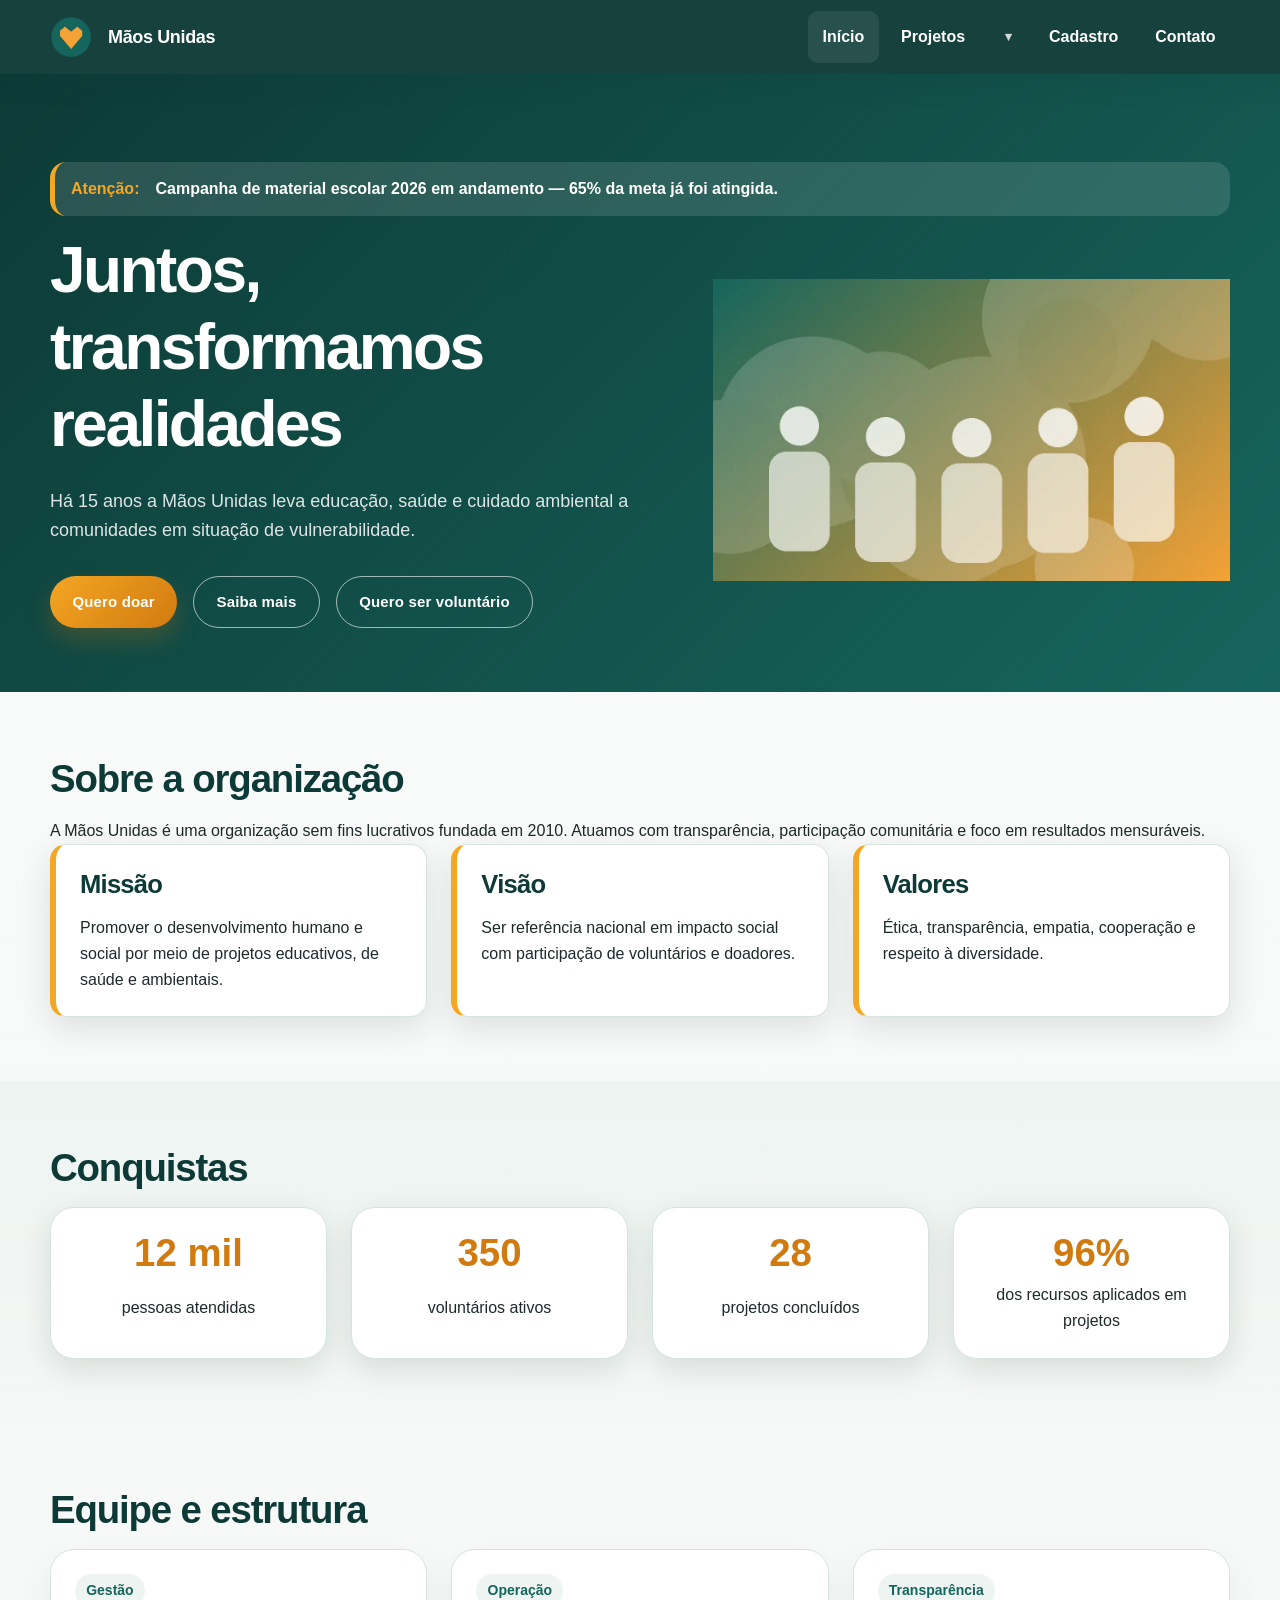
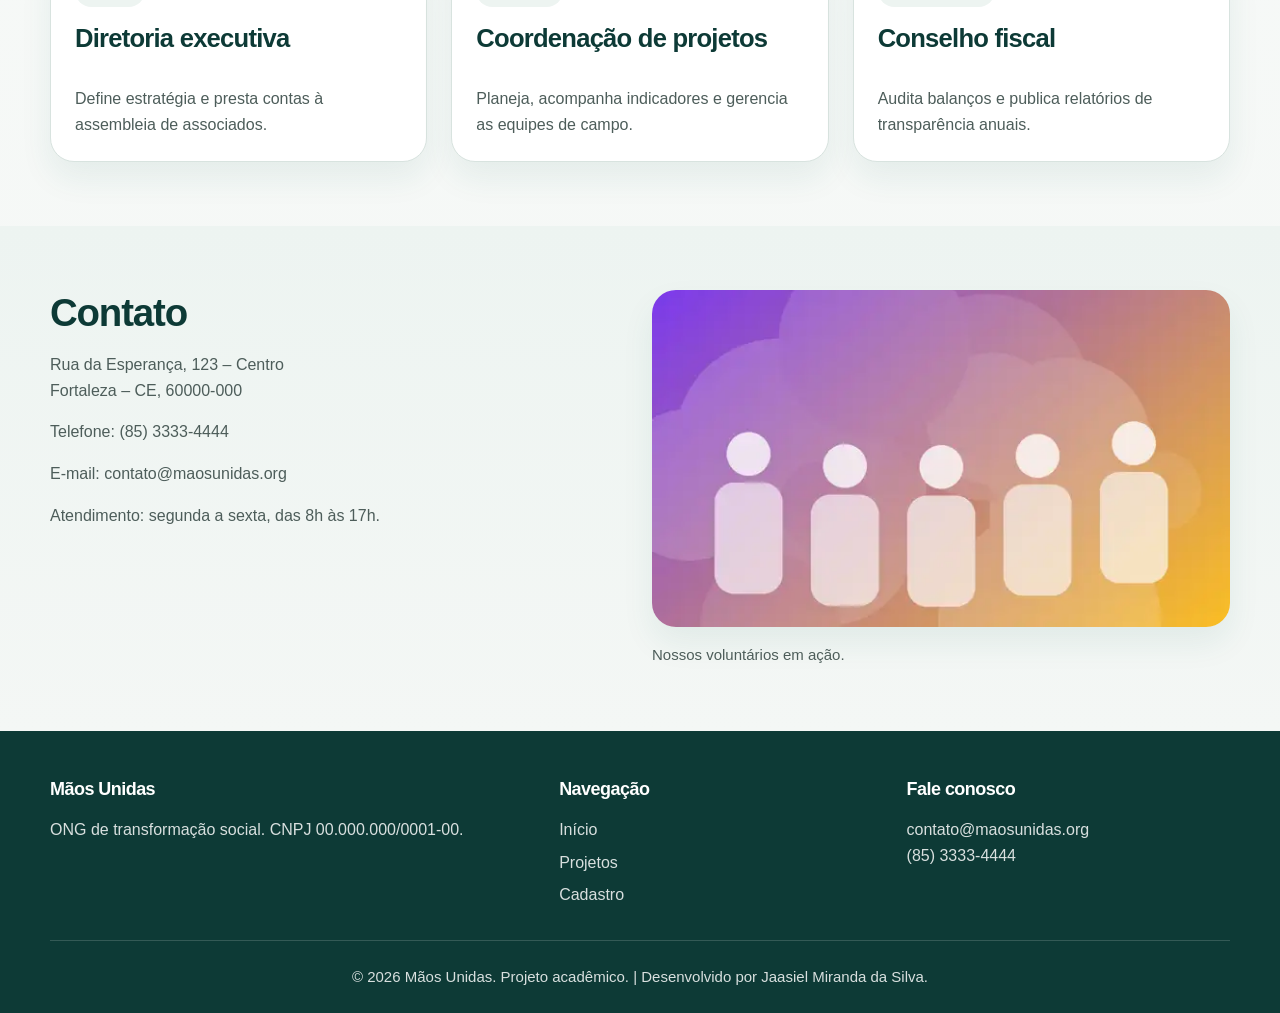
<file: index.html>
<!DOCTYPE html>
<html lang="pt-BR">
<head>
  <meta charset="utf-8">
  <meta name="viewport" content="width=device-width, initial-scale=1">
  <title>Mãos Unidas – ONG de transformação social</title>
  <meta name="description" content="A ONG Mãos Unidas transforma vidas por meio de educação, saúde e meio ambiente. Conheça nossa missão, equipe e fale conosco.">
  <meta property="og:title" content="Mãos Unidas – ONG de transformação social">
  <meta property="og:image" content="img/hero.jpg">
  <link rel="icon" type="image/png" href="img/favicon.png">
  <link rel="stylesheet" href="css/style.css">
  <script src="js/main.js" defer></script>
</head>
<body>
  <a class="skip-link" href="#conteudo">Ir para o conteúdo</a>
  <header class="site-header">
    <div class="container header-inner">
      <a class="brand" href="index.html"><img src="img/logo.png" alt="" width="40" height="40">Mãos Unidas</a>
      <button class="menu-toggle" type="button" aria-expanded="false" aria-controls="menu">Menu</button>
      <nav class="main-nav" id="menu" aria-label="Principal">
        <ul>
          <li><a href="index.html" aria-current="page">Início</a></li>
          <li class="nav-dropdown">
            <button class="dropdown-toggle" type="button" aria-expanded="false" aria-controls="submenu-projetos">Projetos</button>
            <ul class="dropdown-menu" id="submenu-projetos">
              <li><a href="projetos.html#educacao">Educação</a></li>
              <li><a href="projetos.html#meio-ambiente">Meio ambiente</a></li>
              <li><a href="projetos.html#saude">Saúde</a></li>
            </ul>
          </li>
          <li><a href="cadastro.html">Cadastro</a></li>
          <li><a href="#contato">Contato</a></li>
        </ul>
      </nav>
    </div>
  </header>

  <main id="conteudo">
    <section class="hero" aria-labelledby="titulo-hero">
      <div class="container">
        <div class="alert-banner" role="alert">
          <strong>Atenção:</strong>
          Campanha de material escolar 2026 em andamento — 65% da meta já foi atingida.
        </div>
      </div>
      <div class="container hero-grid">
        <div class="hero-copy">
          <h1 id="titulo-hero">Juntos, transformamos realidades</h1>
          <p>Há 15 anos a Mãos Unidas leva educação, saúde e cuidado ambiental a comunidades em situação de vulnerabilidade.</p>
          <div class="hero-actions">
            <a class="btn" href="projetos.html#doar" data-toast="Sua doação ajuda a transformar comunidades!" data-toast-type="success">Quero doar</a>
            <button class="btn btn-secondary btn-modal-trigger" type="button" data-modal-target="impacto-modal">Saiba mais</button>
            <a class="btn btn-secondary" href="cadastro.html">Quero ser voluntário</a>
          </div>
        </div>
        <picture>
          <source srcset="img/hero-sm.webp 600w, img/hero.webp 1200w" sizes="(min-width: 768px) 50vw, 100vw" type="image/webp">
          <img src="img/hero.jpg" srcset="img/hero-sm.jpg 600w, img/hero.jpg 1200w" sizes="(min-width: 768px) 50vw, 100vw" width="1200" height="700" alt="Ilustração de pessoas unidas lado a lado sobre fundo verde e laranja">
        </picture>
      </div>
    </section>

    <section aria-labelledby="titulo-sobre">
      <div class="container">
        <h2 id="titulo-sobre">Sobre a organização</h2>
        <p>A Mãos Unidas é uma organização sem fins lucrativos fundada em 2010. Atuamos com transparência, participação comunitária e foco em resultados mensuráveis.</p>
        <ul class="valores">
          <li><h3>Missão</h3><p>Promover o desenvolvimento humano e social por meio de projetos educativos, de saúde e ambientais.</p></li>
          <li><h3>Visão</h3><p>Ser referência nacional em impacto social com participação de voluntários e doadores.</p></li>
          <li><h3>Valores</h3><p>Ética, transparência, empatia, cooperação e respeito à diversidade.</p></li>
        </ul>
      </div>
    </section>

    <section class="alt" aria-labelledby="titulo-numeros">
      <div class="container">
        <h2 id="titulo-numeros">Conquistas</h2>
        <div class="row">
          <p class="stat col-12 col-sm-6 col-lg-3"><strong>12 mil</strong>pessoas atendidas</p>
          <p class="stat col-12 col-sm-6 col-lg-3"><strong>350</strong>voluntários ativos</p>
          <p class="stat col-12 col-sm-6 col-lg-3"><strong>28</strong>projetos concluídos</p>
          <p class="stat col-12 col-sm-6 col-lg-3"><strong>96%</strong>dos recursos aplicados em projetos</p>
        </div>
      </div>
    </section>

    <section aria-labelledby="titulo-equipe">
      <div class="container">
        <h2 id="titulo-equipe">Equipe e estrutura</h2>
        <div class="grid grid-3">
          <article class="card"><div class="card-body"><span class="tag">Gestão</span><h3>Diretoria executiva</h3><p>Define estratégia e presta contas à assembleia de associados.</p></div></article>
          <article class="card"><div class="card-body"><span class="tag">Operação</span><h3>Coordenação de projetos</h3><p>Planeja, acompanha indicadores e gerencia as equipes de campo.</p></div></article>
          <article class="card"><div class="card-body"><span class="tag">Transparência</span><h3>Conselho fiscal</h3><p>Audita balanços e publica relatórios de transparência anuais.</p></div></article>
        </div>
      </div>
    </section>

    <section class="alt" id="contato" aria-labelledby="titulo-contato">
      <div class="container grid grid-2">
        <div>
          <h2 id="titulo-contato">Contato</h2>
          <address>
            <p>Rua da Esperança, 123 – Centro<br>Fortaleza – CE, 60000-000</p>
            <p>Telefone: <a href="tel:+558533334444">(85) 3333-4444</a></p>
            <p>E-mail: <a href="mailto:contato@maosunidas.org">contato@maosunidas.org</a></p>
            <p>Atendimento: segunda a sexta, das 8h às 17h.</p>
          </address>
        </div>
        <figure>
          <picture>
            <source srcset="img/voluntarios-sm.webp" type="image/webp">
            <img src="img/voluntarios-sm.jpg" width="600" height="350" loading="lazy" alt="Ilustração de voluntários reunidos sobre fundo roxo e amarelo">
          </picture>
          <figcaption>Nossos voluntários em ação.</figcaption>
        </figure>
      </div>
    </section>
  </main>

  <footer class="site-footer">
    <div class="container">
      <div class="footer-grid">
        <div><h2>Mãos Unidas</h2><p>ONG de transformação social. CNPJ 00.000.000/0001-00.</p></div>
        <nav aria-label="Rodapé"><h2>Navegação</h2><ul><li><a href="index.html">Início</a></li><li><a href="projetos.html">Projetos</a></li><li><a href="cadastro.html">Cadastro</a></li></ul></nav>
        <div><h2>Fale conosco</h2><p><a href="mailto:contato@maosunidas.org">contato@maosunidas.org</a><br>(85) 3333-4444</p></div>
      </div>
      <p class="copy">&copy; 2026 Mãos Unidas. Projeto acadêmico. | Desenvolvido por Jaasiel Miranda da Silva.</p>
    </div>
  </footer>

  <div class="toast-container" id="toastContainer" aria-live="polite" aria-atomic="true"></div>

  <div class="modal-overlay" id="impacto-modal" aria-hidden="true">
    <div class="modal" role="dialog" aria-modal="true" aria-labelledby="modal-titulo">
      <button class="modal-close" type="button" aria-label="Fechar modal" data-close-modal>×</button>
      <h2 id="modal-titulo">Plano de impacto 2026</h2>
      <p>Em 2026, a Mãos Unidas ampliará ações em educação, saúde e meio ambiente em comunidades vulneráveis do território.</p>
      <ul>
        <li>+1.200 crianças atendidas em reforço escolar</li>
        <li>18 mutirões de saúde e cidadania realizados</li>
        <li>80 famílias apoiadas com hortas e renda solidária</li>
      </ul>
      <div class="modal-actions">
        <button class="btn" type="button" data-close-modal>Entendi</button>
      </div>
    </div>
  </div>
</body>
</html>
</file>
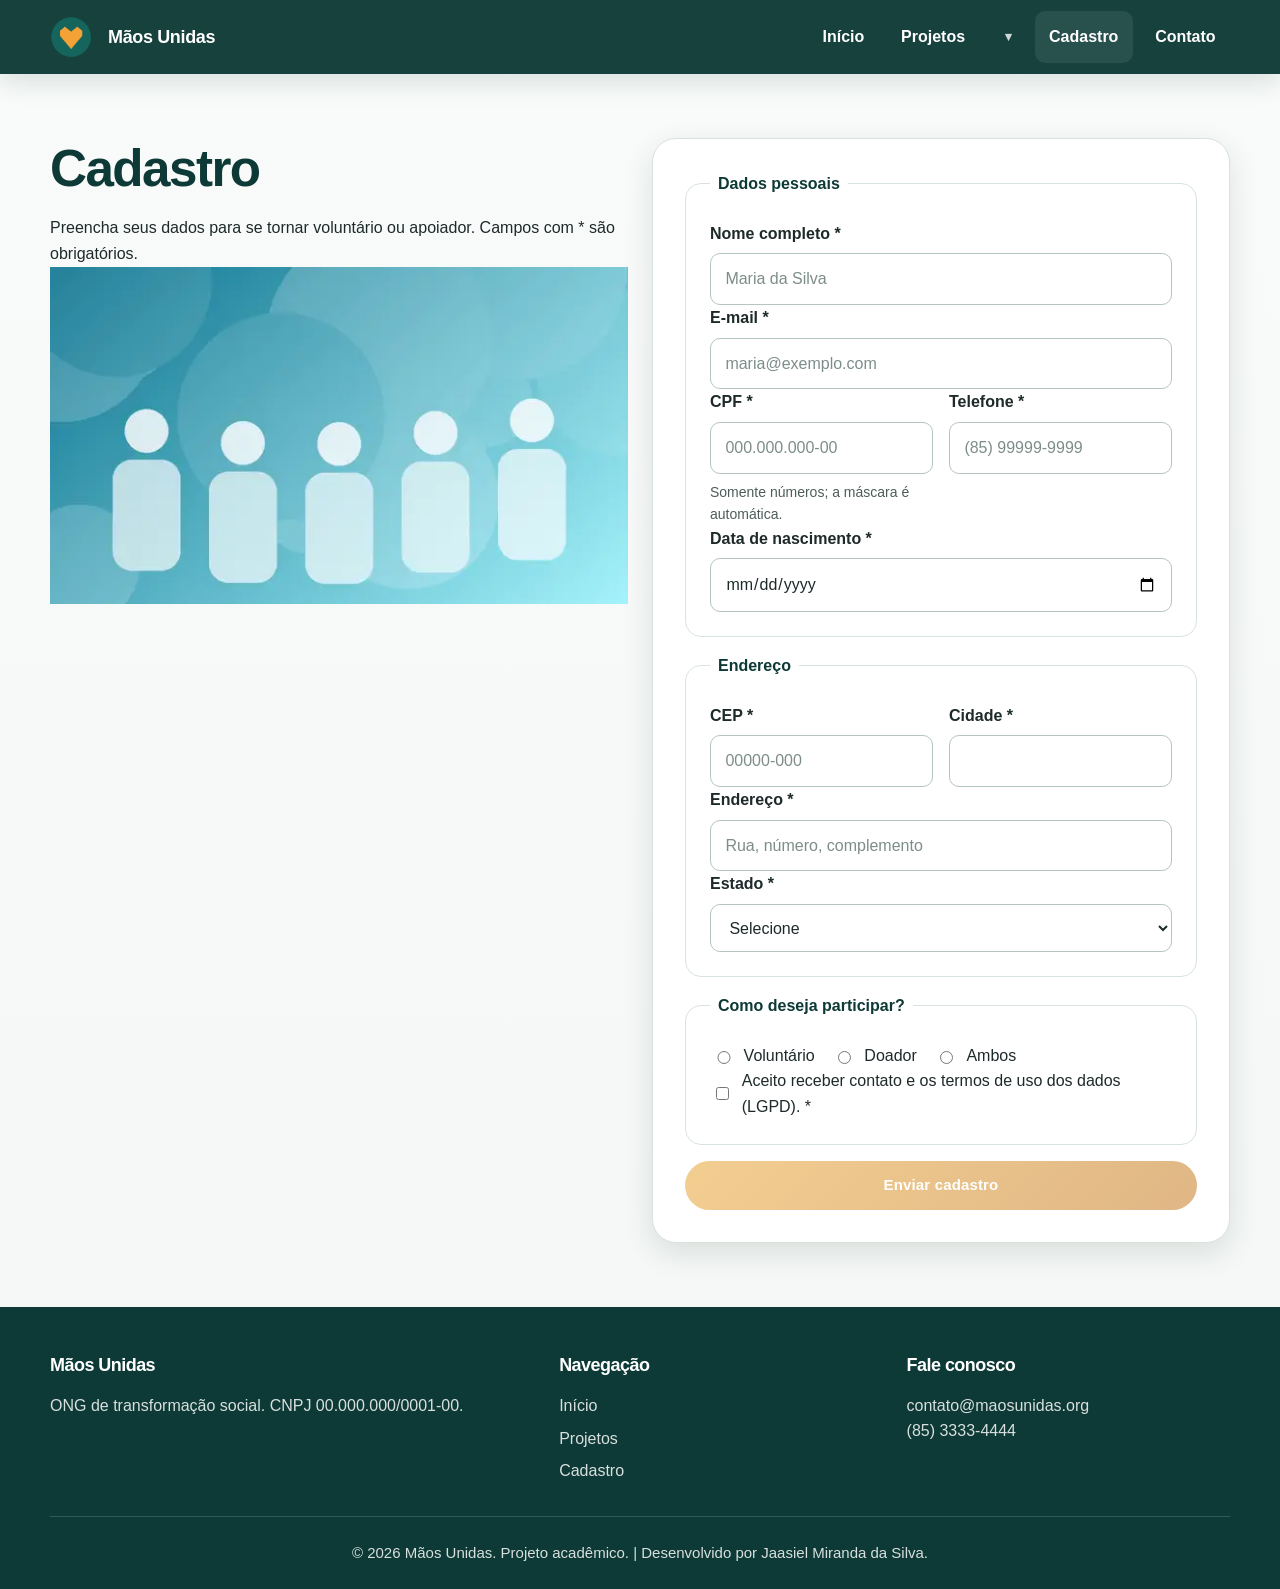
<file: cadastro.html>
<!DOCTYPE html>
<html lang="pt-BR">
<head>
  <meta charset="utf-8">
  <meta name="viewport" content="width=device-width, initial-scale=1">
  <title>Cadastro de voluntários e apoiadores – Mãos Unidas</title>
  <meta name="description" content="Cadastre-se como voluntário ou apoiador da ONG Mãos Unidas.">
  <link rel="icon" type="image/png" href="img/favicon.png">
  <link rel="stylesheet" href="css/style.css">
  <script src="js/main.js" defer></script>
</head>
<body>
  <a class="skip-link" href="#conteudo">Ir para o conteúdo</a>
  <header class="site-header">
    <div class="container header-inner">
      <a class="brand" href="index.html"><img src="img/logo.png" alt="" width="40" height="40">Mãos Unidas</a>
      <button class="menu-toggle" type="button" aria-expanded="false" aria-controls="menu">Menu</button>
      <nav class="main-nav" id="menu" aria-label="Principal">
        <ul>
          <li><a href="index.html">Início</a></li>
          <li class="nav-dropdown">
            <button class="dropdown-toggle" type="button" aria-expanded="false" aria-controls="submenu-projetos">Projetos</button>
            <ul class="dropdown-menu" id="submenu-projetos">
              <li><a href="projetos.html#educacao">Educação</a></li>
              <li><a href="projetos.html#meio-ambiente">Meio ambiente</a></li>
              <li><a href="projetos.html#saude">Saúde</a></li>
            </ul>
          </li>
          <li><a href="cadastro.html" aria-current="page">Cadastro</a></li>
          <li><a href="index.html#contato">Contato</a></li>
        </ul>
      </nav>
    </div>
  </header>

  <main id="conteudo">
    <section aria-labelledby="titulo-cad">
      <div class="container grid grid-2">
        <div>
          <h1 id="titulo-cad">Cadastro</h1>
          <p>Preencha seus dados para se tornar voluntário ou apoiador. Campos com <span aria-hidden="true">*</span><span class="sr-only">asterisco</span> são obrigatórios.</p>
          <picture>
            <source srcset="img/cadastro-sm.webp" type="image/webp">
            <img src="img/cadastro-sm.jpg" width="600" height="350" alt="Ilustração em azul-turquesa representando o cadastro de novos membros">
          </picture>
        </div>

        <form id="form-cadastro" action="#" method="post">
          <fieldset>
            <legend>Dados pessoais</legend>
            <div class="campo">
              <label for="nome">Nome completo *</label>
              <input type="text" id="nome" name="nome" required minlength="5" maxlength="100" autocomplete="name" placeholder="Maria da Silva">
            </div>
            <div class="campo">
              <label for="email">E-mail *</label>
              <input type="email" id="email" name="email" required autocomplete="email" placeholder="maria@exemplo.com">
            </div>
            <div class="form-linha">
              <div class="campo">
                <label for="cpf">CPF *</label>
                <input type="text" id="cpf" name="cpf" data-mask="cpf" required inputmode="numeric" pattern="\d{3}\.\d{3}\.\d{3}-\d{2}" maxlength="14" placeholder="000.000.000-00" aria-describedby="dica-cpf">
                <span class="dica" id="dica-cpf">Somente números; a máscara é automática.</span>
              </div>
              <div class="campo">
                <label for="telefone">Telefone *</label>
                <input type="tel" id="telefone" name="telefone" data-mask="telefone" required autocomplete="tel" pattern="\(\d{2}\) \d{4,5}-\d{4}" maxlength="15" placeholder="(85) 99999-9999">
              </div>
            </div>
            <div class="campo">
              <label for="nascimento">Data de nascimento *</label>
              <input type="date" id="nascimento" name="nascimento" required min="1900-01-01" max="2010-12-31" autocomplete="bday">
            </div>
          </fieldset>

          <fieldset>
            <legend>Endereço</legend>
            <div class="form-linha">
              <div class="campo">
                <label for="cep">CEP *</label>
                <input type="text" id="cep" name="cep" data-mask="cep" required inputmode="numeric" pattern="\d{5}-\d{3}" maxlength="9" autocomplete="postal-code" placeholder="00000-000">
              </div>
              <div class="campo">
                <label for="cidade">Cidade *</label>
                <input type="text" id="cidade" name="cidade" required autocomplete="address-level2">
              </div>
            </div>
            <div class="campo">
              <label for="endereco">Endereço *</label>
              <input type="text" id="endereco" name="endereco" required autocomplete="address-line1" placeholder="Rua, número, complemento">
            </div>
            <div class="campo">
              <label for="estado">Estado *</label>
              <select id="estado" name="estado" required autocomplete="address-level1">
                <option value="">Selecione</option>
                <option>AC</option><option>AL</option><option>AP</option><option>AM</option><option>BA</option>
                <option>CE</option><option>DF</option><option>ES</option><option>GO</option><option>MA</option>
                <option>MT</option><option>MS</option><option>MG</option><option>PA</option><option>PB</option>
                <option>PR</option><option>PE</option><option>PI</option><option>RJ</option><option>RN</option>
                <option>RS</option><option>RO</option><option>RR</option><option>SC</option><option>SP</option>
                <option>SE</option><option>TO</option>
              </select>
            </div>
          </fieldset>

          <fieldset>
            <legend>Como deseja participar?</legend>
            <div class="radio-grupo">
              <label><input type="radio" name="perfil" value="voluntario" required> Voluntário</label>
              <label><input type="radio" name="perfil" value="doador"> Doador</label>
              <label><input type="radio" name="perfil" value="ambos"> Ambos</label>
            </div>
            <div class="check">
              <p><label><input type="checkbox" name="termos" required> Aceito receber contato e os termos de uso dos dados (LGPD). *</label></p>
            </div>
          </fieldset>

          <button class="btn" type="submit" disabled>Enviar cadastro</button>
          <div id="mensagem-sucesso" role="status" aria-live="polite" tabindex="-1" hidden>Cadastro enviado com sucesso! Entraremos em contato em breve.</div>
        </form>
      </div>
    </section>
  </main>

  <footer class="site-footer">
    <div class="container">
      <div class="footer-grid">
        <div><h2>Mãos Unidas</h2><p>ONG de transformação social. CNPJ 00.000.000/0001-00.</p></div>
        <nav aria-label="Rodapé"><h2>Navegação</h2><ul><li><a href="index.html">Início</a></li><li><a href="projetos.html">Projetos</a></li><li><a href="cadastro.html">Cadastro</a></li></ul></nav>
        <div><h2>Fale conosco</h2><p><a href="mailto:contato@maosunidas.org">contato@maosunidas.org</a><br>(85) 3333-4444</p></div>
      </div>
      <p class="copy">&copy; 2026 Mãos Unidas. Projeto acadêmico. | Desenvolvido por Jaasiel Miranda da Silva.</p>
    </div>
  </footer>
</body>
</html>
</file>
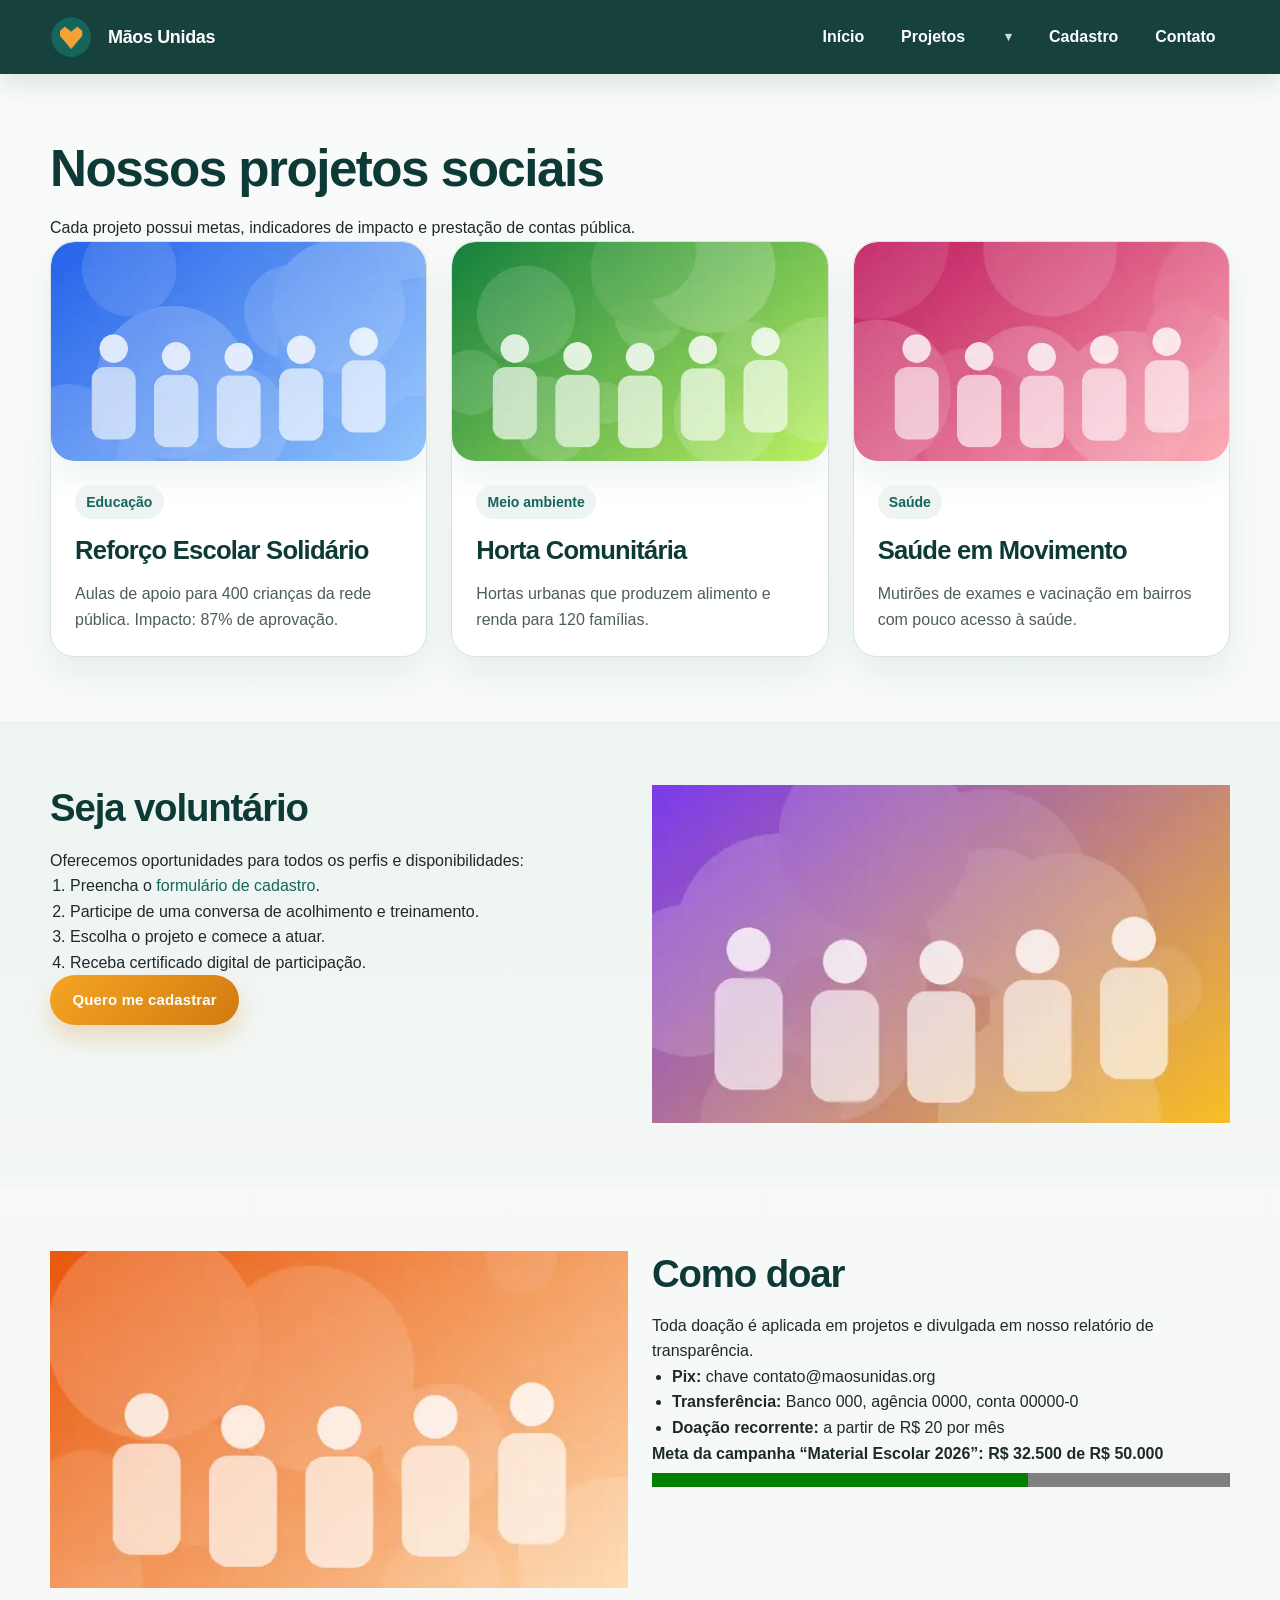
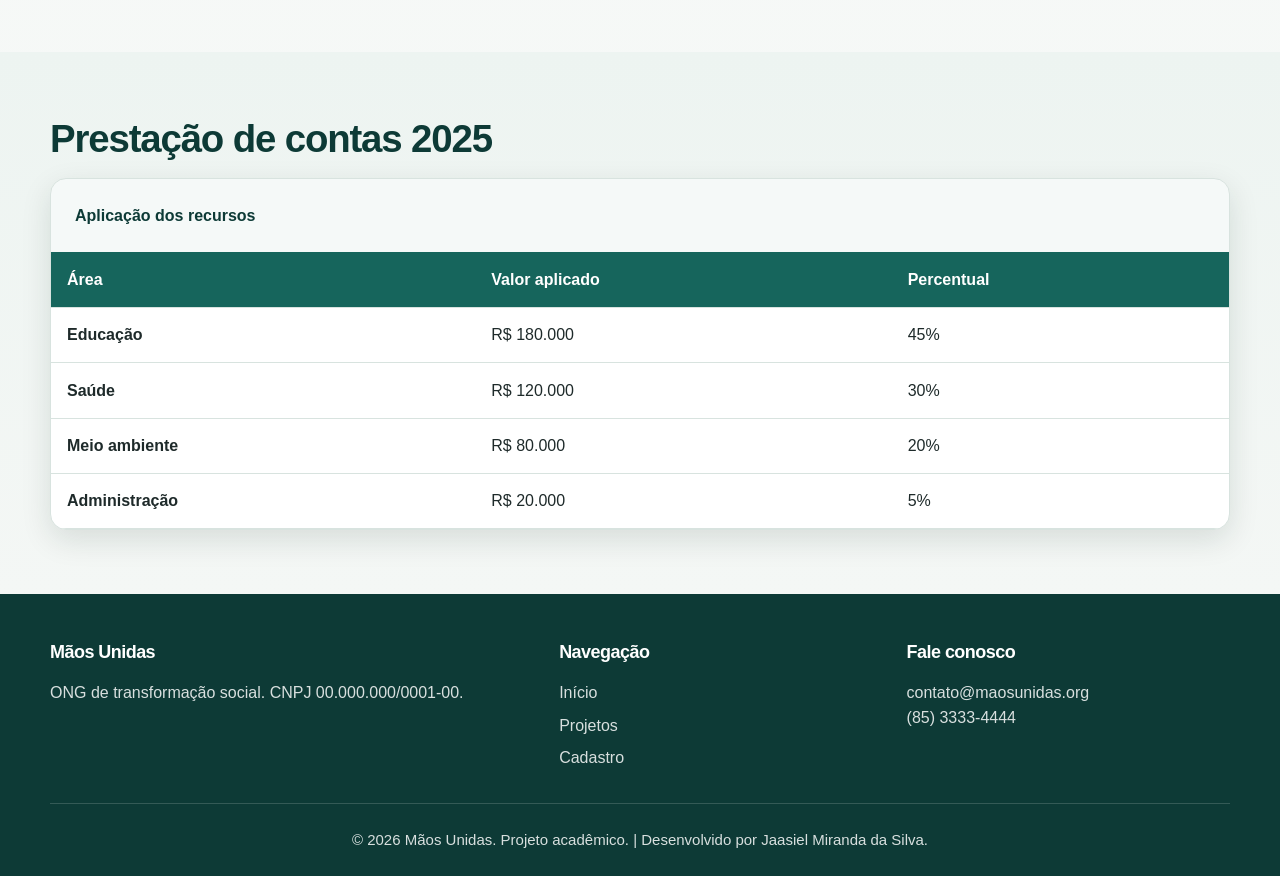
<file: projetos.html>
<!DOCTYPE html>
<html lang="pt-BR">
<head>
  <meta charset="utf-8">
  <meta name="viewport" content="width=device-width, initial-scale=1">
  <title>Projetos sociais, voluntariado e doações – Mãos Unidas</title>
  <meta name="description" content="Conheça os projetos sociais da Mãos Unidas, veja como ser voluntário e como fazer uma doação.">
  <meta property="og:title" content="Projetos sociais – Mãos Unidas">
  <meta property="og:image" content="img/educacao.jpg">
  <link rel="icon" type="image/png" href="img/favicon.png">
  <link rel="stylesheet" href="css/style.css">
  <script src="js/main.js" defer></script>
</head>
<body>
  <a class="skip-link" href="#conteudo">Ir para o conteúdo</a>
  <header class="site-header">
    <div class="container header-inner">
      <a class="brand" href="index.html"><img src="img/logo.png" alt="" width="40" height="40">Mãos Unidas</a>
      <button class="menu-toggle" type="button" aria-expanded="false" aria-controls="menu">Menu</button>
      <nav class="main-nav" id="menu" aria-label="Principal">
        <ul>
          <li><a href="index.html">Início</a></li>
          <li class="nav-dropdown">
            <button class="dropdown-toggle" type="button" aria-expanded="false" aria-controls="submenu-projetos">Projetos</button>
            <ul class="dropdown-menu" id="submenu-projetos">
              <li><a href="#educacao">Educação</a></li>
              <li><a href="#meio-ambiente">Meio ambiente</a></li>
              <li><a href="#saude">Saúde</a></li>
            </ul>
          </li>
          <li><a href="cadastro.html">Cadastro</a></li>
          <li><a href="index.html#contato">Contato</a></li>
        </ul>
      </nav>
    </div>
  </header>

  <main id="conteudo">
    <section aria-labelledby="titulo-projetos">
      <div class="container">
        <h1 id="titulo-projetos">Nossos projetos sociais</h1>
        <p>Cada projeto possui metas, indicadores de impacto e prestação de contas pública.</p>
        <div class="grid grid-3">
          <article class="card" id="educacao">
            <picture>
              <source srcset="img/educacao-sm.webp" type="image/webp">
              <img src="img/educacao-sm.jpg" width="600" height="350" alt="Ilustração em azul representando o projeto de educação">
            </picture>
            <div class="card-body">
              <span class="tag">Educação</span>
              <h2>Reforço Escolar Solidário</h2>
              <p>Aulas de apoio para 400 crianças da rede pública. Impacto: 87% de aprovação.</p>
            </div>
          </article>
          <article class="card" id="meio-ambiente">
            <picture>
              <source srcset="img/meio-ambiente-sm.webp" type="image/webp">
              <img src="img/meio-ambiente-sm.jpg" width="600" height="350" loading="lazy" alt="Ilustração em verde representando o projeto ambiental">
            </picture>
            <div class="card-body">
              <span class="tag">Meio ambiente</span>
              <h2>Horta Comunitária</h2>
              <p>Hortas urbanas que produzem alimento e renda para 120 famílias.</p>
            </div>
          </article>
          <article class="card" id="saude">
            <picture>
              <source srcset="img/saude-sm.webp" type="image/webp">
              <img src="img/saude-sm.jpg" width="600" height="350" loading="lazy" alt="Ilustração em rosa representando o projeto de saúde">
            </picture>
            <div class="card-body">
              <span class="tag">Saúde</span>
              <h2>Saúde em Movimento</h2>
              <p>Mutirões de exames e vacinação em bairros com pouco acesso à saúde.</p>
            </div>
          </article>
        </div>
      </div>
    </section>

    <section class="alt" id="voluntariado" aria-labelledby="titulo-vol">
      <div class="container grid grid-2">
        <div>
          <h2 id="titulo-vol">Seja voluntário</h2>
          <p>Oferecemos oportunidades para todos os perfis e disponibilidades:</p>
          <ol>
            <li>Preencha o <a href="cadastro.html">formulário de cadastro</a>.</li>
            <li>Participe de uma conversa de acolhimento e treinamento.</li>
            <li>Escolha o projeto e comece a atuar.</li>
            <li>Receba certificado digital de participação.</li>
          </ol>
          <p><a class="btn" href="cadastro.html">Quero me cadastrar</a></p>
        </div>
        <picture>
          <source srcset="img/voluntarios-sm.webp" type="image/webp">
          <img src="img/voluntarios-sm.jpg" width="600" height="350" loading="lazy" alt="Ilustração de voluntários em grupo">
        </picture>
      </div>
    </section>

    <section id="doar" aria-labelledby="titulo-doar">
      <div class="container grid grid-2">
        <picture>
          <source srcset="img/doacao-sm.webp" type="image/webp">
          <img src="img/doacao-sm.jpg" width="600" height="350" loading="lazy" alt="Ilustração em laranja representando doações">
        </picture>
        <div>
          <h2 id="titulo-doar">Como doar</h2>
          <p>Toda doação é aplicada em projetos e divulgada em nosso relatório de transparência.</p>
          <ul>
            <li><strong>Pix:</strong> chave contato@maosunidas.org</li>
            <li><strong>Transferência:</strong> Banco 000, agência 0000, conta 00000-0</li>
            <li><strong>Doação recorrente:</strong> a partir de R$ 20 por mês</li>
          </ul>
          <p><label for="meta">Meta da campanha “Material Escolar 2026”: R$ 32.500 de R$ 50.000</label></p>
          <progress id="meta" max="50000" value="32500">65%</progress>
        </div>
      </div>
    </section>

    <section class="alt" aria-labelledby="titulo-contas">
      <div class="container">
        <h2 id="titulo-contas">Prestação de contas 2025</h2>
        <div class="table-wrap">
          <table>
            <caption>Aplicação dos recursos</caption>
            <thead><tr><th scope="col">Área</th><th scope="col">Valor aplicado</th><th scope="col">Percentual</th></tr></thead>
            <tbody>
              <tr><th scope="row">Educação</th><td>R$ 180.000</td><td>45%</td></tr>
              <tr><th scope="row">Saúde</th><td>R$ 120.000</td><td>30%</td></tr>
              <tr><th scope="row">Meio ambiente</th><td>R$ 80.000</td><td>20%</td></tr>
              <tr><th scope="row">Administração</th><td>R$ 20.000</td><td>5%</td></tr>
            </tbody>
          </table>
        </div>
      </div>
    </section>
  </main>

  <footer class="site-footer">
    <div class="container">
      <div class="footer-grid">
        <div><h2>Mãos Unidas</h2><p>ONG de transformação social. CNPJ 00.000.000/0001-00.</p></div>
        <nav aria-label="Rodapé"><h2>Navegação</h2><ul><li><a href="index.html">Início</a></li><li><a href="projetos.html">Projetos</a></li><li><a href="cadastro.html">Cadastro</a></li></ul></nav>
        <div><h2>Fale conosco</h2><p><a href="mailto:contato@maosunidas.org">contato@maosunidas.org</a><br>(85) 3333-4444</p></div>
      </div>
      <p class="copy">&copy; 2026 Mãos Unidas. Projeto acadêmico. | Desenvolvido por Jaasiel Miranda da Silva.</p>
    </div>
  </footer>
</body>
</html>
</file>
<file: css/style.css>
@import url("variables.css");
@import url("base.css");
@import url("components.css");
@import url("layout.css");
@import url("responsive.css");
</file>
